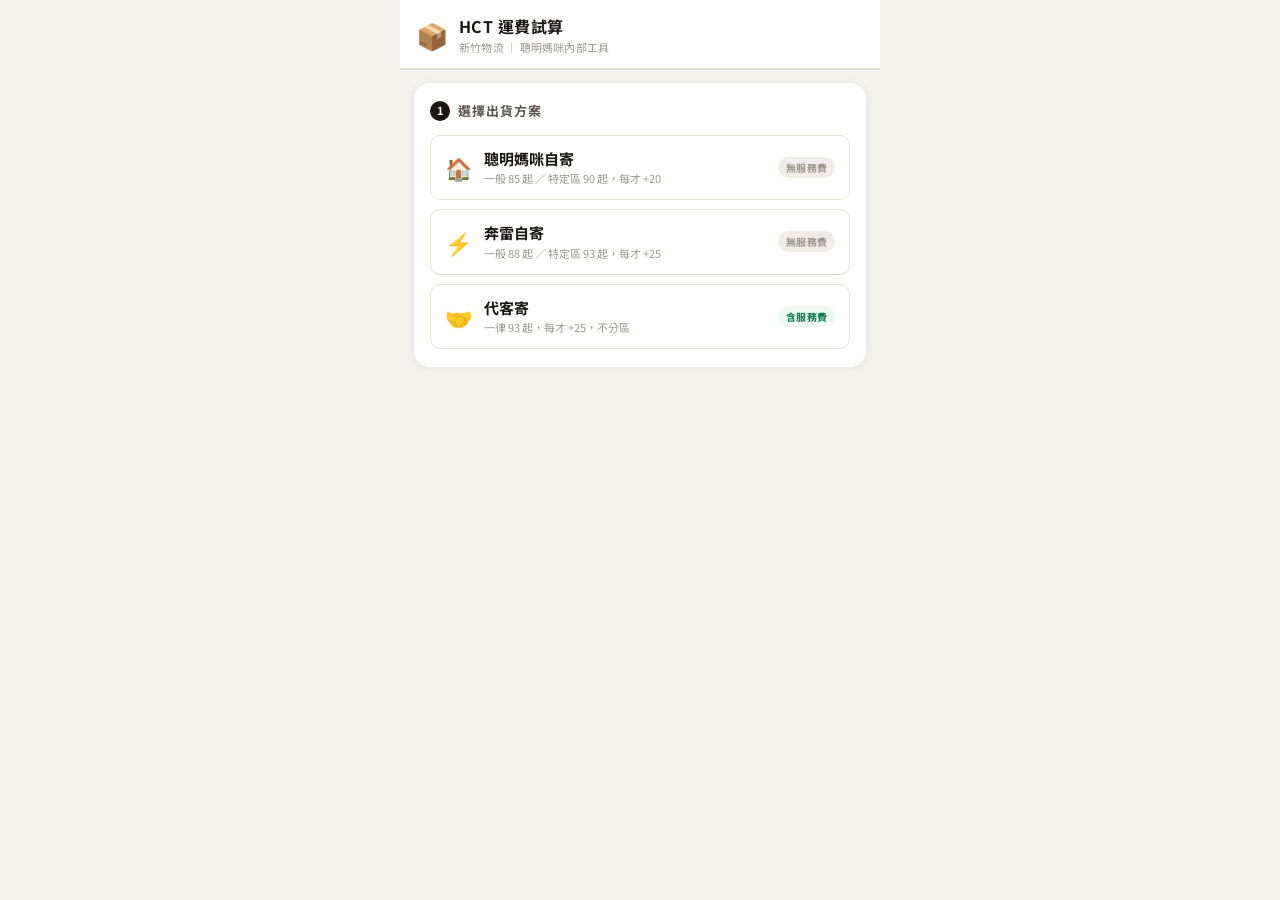
<file: index.html>
<!DOCTYPE html>
<html lang="zh-TW">
<head>
  <meta charset="UTF-8">
  <meta name="viewport" content="width=device-width, initial-scale=1.0, maximum-scale=1.0, user-scalable=no">
  <meta name="apple-mobile-web-app-capable" content="yes">
  <title>HCT 運費試算｜聰明媽咪</title>
  <link rel="preconnect" href="https://fonts.googleapis.com">
  <link href="https://fonts.googleapis.com/css2?family=Noto+Sans+TC:wght@400;500;600;700&display=swap" rel="stylesheet">
  <link rel="stylesheet" href="style.css">
</head>
<body>
  <div id="app">

    <!-- ── Header ─────────────────────────────────────────────── -->
    <header class="app-header">
      <div class="header-logo">📦</div>
      <div class="header-text">
        <h1>HCT 運費試算</h1>
        <p>新竹物流 ｜ 聰明媽咪內部工具</p>
      </div>
    </header>

    <main class="main-content">

      <!-- ── Step 1：出貨方案 ──────────────────────────────────── -->
      <section class="card" id="section-method">
        <div class="step-label">
          <span class="step-num">1</span>選擇出貨方案
        </div>
        <div class="method-buttons">

          <button class="method-btn" data-method="smbc_self">
            <div class="method-icon">🏠</div>
            <div class="method-info">
              <div class="method-name">聰明媽咪自寄</div>
              <div class="method-desc">一般 85 起 ／ 特定區 90 起，每才 +20</div>
            </div>
            <div class="method-badge">無服務費</div>
          </button>

          <button class="method-btn" data-method="benlei_self">
            <div class="method-icon">⚡</div>
            <div class="method-info">
              <div class="method-name">奔雷自寄</div>
              <div class="method-desc">一般 88 起 ／ 特定區 93 起，每才 +25</div>
            </div>
            <div class="method-badge">無服務費</div>
          </button>

          <button class="method-btn" data-method="proxy">
            <div class="method-icon">🤝</div>
            <div class="method-info">
              <div class="method-name">代客寄</div>
              <div class="method-desc">一律 93 起，每才 +25，不分區</div>
            </div>
            <div class="method-badge proxy-badge">含服務費</div>
          </button>

        </div>
      </section>

      <!-- ── Step 2：收件地址 ──────────────────────────────────── -->
      <section class="card section-step hidden" id="section-address">
        <div class="step-label">
          <span class="step-num">2</span>收件地址
        </div>
        <div class="input-group">
          <input
            type="text"
            id="address-input"
            placeholder="例：台北市信義區松仁路 100 號"
            autocomplete="off"
            autocorrect="off"
            spellcheck="false"
            inputmode="text">
          <div class="input-hint">請含縣市名稱，系統以此判斷費率區域</div>
        </div>
      </section>

      <!-- ── Step 3：貨物資訊 ──────────────────────────────────── -->
      <section class="card section-step hidden" id="section-cargo">
        <div class="step-label">
          <span class="step-num">3</span>貨物資訊
        </div>

        <!-- 輸入模式切換 -->
        <div class="mode-toggle" role="group" aria-label="輸入模式">
          <button class="mode-btn active" id="mode-cai-btn" data-mode="cai">直接輸入才數</button>
          <button class="mode-btn"        id="mode-dims-btn" data-mode="dims">長 × 寬 × 高 cm</button>
        </div>

        <!-- 模式 A：才數（多組） -->
        <div class="cargo-mode" id="mode-cai">
          <div id="cai-groups"><!-- 由 JS 動態生成 --></div>
          <button class="add-group-btn" id="add-cai-group" type="button">
            ＋ 新增不同才數規格
          </button>
        </div>

        <!-- 模式 B：尺寸（多組） -->
        <div class="cargo-mode hidden" id="mode-dims">
          <div id="dims-groups"><!-- 由 JS 動態生成 --></div>
          <button class="add-group-btn" id="add-dims-group" type="button">
            ＋ 新增不同尺寸規格
          </button>
        </div>

        <!-- 代客寄服務費（只有 proxy 才顯示） -->
        <div class="service-fee-row hidden" id="service-fee-row">
          <div class="service-fee-divider"></div>
          <div class="input-group">
            <label for="service-fee-input">
              代客寄服務費
              <span class="label-hint">（可修改，預設 150 元）</span>
            </label>
            <input type="number" id="service-fee-input"
              min="0" value="150" inputmode="numeric" pattern="[0-9]*">
          </div>
        </div>

      </section>

      <!-- ── 計算按鈕 ────────────────────────────────────────── -->
      <button class="calc-btn hidden" id="calc-btn">
        計算運費
      </button>

      <!-- ── 結果卡 ───────────────────────────────────────────── -->
      <section class="card result-card hidden" id="section-result">
        <div class="result-header">
          <span class="result-title">運費試算結果</span>
          <span class="result-method-tag" id="result-method-tag"></span>
        </div>
        <div class="result-address" id="result-address"></div>
        <div class="result-breakdown" id="result-breakdown"></div>
        <div class="result-total" id="result-total"></div>
        <div class="result-notes hidden" id="result-notes"></div>
        <button class="reset-btn" id="reset-btn">重新試算</button>
      </section>

    </main>
  </div><!-- /#app -->

  <!-- ── 轉運選擇 Modal ──────────────────────────────────────── -->
  <div class="modal-overlay hidden" id="modal-overlay" role="dialog" aria-modal="true">
    <div class="modal">
      <div class="modal-icon">🚢</div>
      <div class="modal-title"  id="modal-title"></div>
      <div class="modal-msg"    id="modal-message"></div>
      <div class="modal-prompt">請選擇船運公司</div>
      <div class="modal-options" id="modal-options"></div>
      <button class="modal-cancel" id="modal-cancel">取消</button>
    </div>
  </div>

  <!-- ── 初始載入 Overlay ────────────────────────────────────── -->
  <div class="loading-overlay" id="loading-overlay">
    <div class="loading-spinner"></div>
    <div class="loading-text">載入資料中…</div>
  </div>

  <!-- 引擎先於 app.js 載入 -->
  <script src="freight_engine.js"></script>
  <script src="app.js"></script>
</body>
</html>
</file>
<file: style.css>
/* ══════════════════════════════════════════════════════════════
   HCT 運費試算 — style.css
   手機優先（LINE LIFF）、暖系色調
   ══════════════════════════════════════════════════════════════ */

/* ── Reset ───────────────────────────────────────────────────── */
*, *::before, *::after {
  box-sizing: border-box;
  margin: 0;
  padding: 0;
}

/* ── Design tokens ────────────────────────────────────────────── */
:root {
  /* 背景 & 卡片 */
  --bg:           #F4F2ED;
  --card:         #FFFFFF;
  --border:       #E7E1D4;

  /* 方案主色 */
  --smbc:         #D94F0C;
  --smbc-light:   #FFF2EC;
  --smbc-ring:    rgba(217, 79, 12, .15);

  --benlei:       #1A50CC;
  --benlei-light: #EEF3FF;
  --benlei-ring:  rgba(26, 80, 204, .15);

  --proxy:        #0A7A50;
  --proxy-light:  #EDFAF3;
  --proxy-ring:   rgba(10, 122, 80, .15);

  /* 텍스트 */
  --text:         #1A1714;
  --text-2:       #5C5750;
  --text-3:       #9D9790;

  /* 공통 */
  --focus-ring:   rgba(217, 79, 12, .2);
  --shadow:       0 1px 8px rgba(0, 0, 0, .07);
  --shadow-md:    0 4px 16px rgba(0, 0, 0, .10);
  --radius:       16px;
  --radius-sm:    10px;
  --radius-xs:    7px;

  font-family: 'Noto Sans TC', 'PingFang TC', 'Microsoft JhengHei', sans-serif;
  font-size: 15px;
  line-height: 1.5;
  color: var(--text);
  background: var(--bg);
  -webkit-tap-highlight-color: transparent;
  -webkit-font-smoothing: antialiased;
}

body { min-height: 100dvh; }

/* ── App wrapper ───────────────────────────────────────────────── */
#app {
  max-width: 480px;
  margin: 0 auto;
  padding-bottom: 60px;
}

/* ── Header ────────────────────────────────────────────────────── */
.app-header {
  position: sticky;
  top: 0;
  z-index: 20;
  display: flex;
  align-items: center;
  gap: 11px;
  padding: 14px 16px 12px;
  background: var(--card);
  border-bottom: 1px solid var(--border);
  box-shadow: 0 1px 0 var(--border);
}

.header-logo { font-size: 26px; line-height: 1; flex-shrink: 0; }

.header-text h1 {
  font-size: 16px;
  font-weight: 700;
  letter-spacing: .03em;
  color: var(--text);
}

.header-text p {
  font-size: 11px;
  color: var(--text-3);
  margin-top: 1px;
  letter-spacing: .02em;
}

/* ── Main content ──────────────────────────────────────────────── */
.main-content {
  padding: 14px 14px 0;
  display: flex;
  flex-direction: column;
  gap: 10px;
}

/* ── Card ──────────────────────────────────────────────────────── */
.card {
  background: var(--card);
  border-radius: var(--radius);
  padding: 18px 16px;
  box-shadow: var(--shadow);
}

/* 區段出現動畫 */
.section-step {
  animation: fadeUp .22s ease both;
}

@keyframes fadeUp {
  from { opacity: 0; transform: translateY(10px); }
  to   { opacity: 1; transform: translateY(0); }
}

/* ── Step label ────────────────────────────────────────────────── */
.step-label {
  display: flex;
  align-items: center;
  gap: 8px;
  font-size: 13px;
  font-weight: 700;
  color: var(--text-2);
  letter-spacing: .07em;
  text-transform: uppercase;
  margin-bottom: 14px;
}

.step-num {
  width: 20px;
  height: 20px;
  background: var(--text);
  color: #fff;
  border-radius: 50%;
  font-size: 11px;
  font-weight: 700;
  display: flex;
  align-items: center;
  justify-content: center;
  flex-shrink: 0;
}

/* ── Method buttons ────────────────────────────────────────────── */
.method-buttons {
  display: flex;
  flex-direction: column;
  gap: 9px;
}

.method-btn {
  display: flex;
  align-items: center;
  gap: 12px;
  width: 100%;
  padding: 13px 14px;
  background: #fff;
  border: 1.5px solid var(--border);
  border-radius: var(--radius-sm);
  cursor: pointer;
  text-align: left;
  transition: border-color .15s, background .15s, box-shadow .15s;
  font-family: inherit;
  color: var(--text);
}

.method-btn:active { transform: scale(.985); }

/* 選中態（各方案獨立色） */
.method-btn[data-method="smbc_self"].active {
  border-color: var(--smbc);
  background: var(--smbc-light);
  box-shadow: 0 0 0 3px var(--smbc-ring);
}
.method-btn[data-method="benlei_self"].active {
  border-color: var(--benlei);
  background: var(--benlei-light);
  box-shadow: 0 0 0 3px var(--benlei-ring);
}
.method-btn[data-method="proxy"].active {
  border-color: var(--proxy);
  background: var(--proxy-light);
  box-shadow: 0 0 0 3px var(--proxy-ring);
}

.method-icon {
  font-size: 22px;
  flex-shrink: 0;
  line-height: 1;
}

.method-info { flex: 1; min-width: 0; }

.method-name {
  font-size: 15px;
  font-weight: 700;
  line-height: 1.3;
}

.method-btn[data-method="smbc_self"].active   .method-name { color: var(--smbc); }
.method-btn[data-method="benlei_self"].active .method-name { color: var(--benlei); }
.method-btn[data-method="proxy"].active       .method-name { color: var(--proxy); }

.method-desc {
  font-size: 11px;
  color: var(--text-3);
  margin-top: 2px;
  font-variant-numeric: tabular-nums;
}

.method-badge {
  flex-shrink: 0;
  font-size: 10px;
  font-weight: 700;
  padding: 3px 8px;
  border-radius: 20px;
  background: #F0EDE8;
  color: var(--text-3);
  letter-spacing: .02em;
  white-space: nowrap;
}

.method-btn[data-method="smbc_self"].active   .method-badge { background: var(--smbc);   color: #fff; }
.method-btn[data-method="benlei_self"].active .method-badge { background: var(--benlei); color: #fff; }
.method-btn[data-method="proxy"].active       .method-badge { background: var(--proxy);  color: #fff; }

.proxy-badge {
  background: var(--proxy-light);
  color: var(--proxy);
}

/* ── Input base ────────────────────────────────────────────────── */
.input-group {
  display: flex;
  flex-direction: column;
  gap: 5px;
}

.input-group label {
  font-size: 13px;
  font-weight: 600;
  color: var(--text-2);
}

.input-group input {
  width: 100%;
  padding: 11px 13px;
  border: 1.5px solid var(--border);
  border-radius: var(--radius-sm);
  font-size: 15px;
  font-family: inherit;
  color: var(--text);
  background: #fff;
  outline: none;
  -webkit-appearance: none;
  appearance: none;
  transition: border-color .15s, box-shadow .15s;
}

.input-group input:focus {
  border-color: var(--smbc);
  box-shadow: 0 0 0 3px var(--focus-ring);
}

.input-group input::placeholder {
  color: var(--text-3);
  font-weight: 400;
}

/* 數字輸入去掉上下箭頭 */
input[type="number"]::-webkit-inner-spin-button,
input[type="number"]::-webkit-outer-spin-button {
  -webkit-appearance: none;
}

.input-hint {
  font-size: 11px;
  color: var(--text-3);
}

.field-note {
  font-size: 11px;
  color: var(--text-3);
}

.label-hint {
  font-weight: 400;
  color: var(--text-3);
}

/* ── Mode toggle ───────────────────────────────────────────────── */
.mode-toggle {
  display: flex;
  background: var(--bg);
  border-radius: var(--radius-sm);
  padding: 3px;
  gap: 3px;
  margin-bottom: 16px;
}

.mode-btn {
  flex: 1;
  padding: 9px 6px;
  border: none;
  border-radius: var(--radius-xs);
  font-size: 13px;
  font-weight: 600;
  color: var(--text-3);
  background: transparent;
  cursor: pointer;
  font-family: inherit;
  transition: all .15s;
  line-height: 1.3;
}

.mode-btn.active {
  background: #fff;
  color: var(--text);
  box-shadow: var(--shadow);
}

/* ── Cargo layout ──────────────────────────────────────────────── */
.cargo-row {
  display: flex;
  gap: 10px;
}

.input-group.half { flex: 1; }

.dims-row {
  display: flex;
  align-items: flex-end;
  gap: 4px;
}

.input-group.third { flex: 1; }

.dims-sep {
  font-size: 17px;
  color: var(--text-3);
  padding-bottom: 11px;
  flex-shrink: 0;
  font-weight: 300;
  line-height: 1;
}

/* ── 才數預覽 ──────────────────────────────────────────────────── */
.cai-preview {
  margin-top: 10px;
  padding: 9px 13px;
  background: var(--smbc-light);
  border: 1px solid rgba(217, 79, 12, .25);
  border-radius: var(--radius-xs);
  font-size: 13px;
  color: var(--smbc);
  animation: fadeUp .15s ease both;
}

.cai-preview strong {
  font-size: 16px;
  font-weight: 700;
}

/* ── 服務費區 ──────────────────────────────────────────────────── */
.service-fee-row { margin-top: 6px; }

.service-fee-divider {
  height: 1px;
  background: var(--border);
  margin: 14px 0 14px;
}

/* ── 計算按鈕 ──────────────────────────────────────────────────── */
.calc-btn {
  width: 100%;
  padding: 15px;
  background: var(--text);
  color: #fff;
  border: none;
  border-radius: var(--radius);
  font-size: 16px;
  font-weight: 700;
  font-family: inherit;
  letter-spacing: .05em;
  cursor: pointer;
  box-shadow: 0 4px 14px rgba(0, 0, 0, .18);
  transition: background .12s, transform .1s;
  animation: fadeUp .22s ease both;
}

.calc-btn:active {
  transform: scale(.975);
  background: #2A2521;
}

/* ── 結果卡 ────────────────────────────────────────────────────── */
.result-card {
  border: 1.5px solid var(--border);
  animation: fadeUp .25s ease both;
}

.result-header {
  display: flex;
  justify-content: space-between;
  align-items: center;
  margin-bottom: 13px;
  gap: 8px;
}

.result-title {
  font-size: 13px;
  font-weight: 700;
  color: var(--text-2);
  letter-spacing: .05em;
  text-transform: uppercase;
}

.result-method-tag {
  font-size: 10px;
  font-weight: 700;
  padding: 3px 10px;
  border-radius: 20px;
  white-space: nowrap;
  letter-spacing: .02em;
}

.tag-smbc    { background: var(--smbc-light);   color: var(--smbc); }
.tag-benlei  { background: var(--benlei-light); color: var(--benlei); }
.tag-proxy   { background: var(--proxy-light);  color: var(--proxy); }

/* 地址 */
.result-address {
  font-size: 13px;
  color: var(--text-2);
  margin-bottom: 14px;
  padding-bottom: 14px;
  border-bottom: 1px solid var(--border);
  line-height: 1.6;
}

.addr-original {
  text-decoration: line-through;
  color: var(--text-3);
  margin-bottom: 3px;
}

.addr-rerouted {
  color: var(--smbc);
  font-weight: 600;
}

.addr-main { font-weight: 500; }

/* 費用明細 */
.result-breakdown {
  display: flex;
  flex-direction: column;
  gap: 8px;
  margin-bottom: 14px;
}

.breakdown-row {
  display: flex;
  justify-content: space-between;
  align-items: center;
  font-size: 14px;
  gap: 8px;
}

.br-label { color: var(--text-2); flex: 1; }

.br-value {
  font-weight: 600;
  font-variant-numeric: tabular-nums;
  white-space: nowrap;
}

/* 總計 */
.result-total {
  display: flex;
  justify-content: space-between;
  align-items: center;
  padding: 14px 0 16px;
  border-top: 2px solid var(--text);
}

.total-label {
  font-size: 15px;
  font-weight: 700;
}

.total-value {
  font-size: 26px;
  font-weight: 700;
  color: var(--smbc);
  font-variant-numeric: tabular-nums;
  letter-spacing: -.01em;
}

/* 備注 */
.result-notes {
  font-size: 12px;
  color: var(--text-2);
  background: #FEFCE8;
  border: 1px solid #FDE68A;
  border-radius: var(--radius-xs);
  padding: 10px 12px;
  white-space: pre-wrap;
  line-height: 1.7;
  margin-bottom: 14px;
}

/* 重設按鈕 */
.reset-btn {
  width: 100%;
  padding: 12px;
  background: transparent;
  border: 1.5px solid var(--border);
  border-radius: var(--radius-sm);
  font-size: 14px;
  font-weight: 600;
  color: var(--text-2);
  font-family: inherit;
  cursor: pointer;
  transition: background .12s, border-color .12s;
}

.reset-btn:active {
  background: var(--bg);
  border-color: var(--text-3);
}

/* ── Modal（底部浮出） ──────────────────────────────────────────── */
.modal-overlay {
  position: fixed;
  inset: 0;
  z-index: 100;
  background: rgba(0, 0, 0, .5);
  display: flex;
  align-items: flex-end;
  backdrop-filter: blur(3px);
  -webkit-backdrop-filter: blur(3px);
  animation: overlayIn .2s ease both;
}

@keyframes overlayIn {
  from { opacity: 0; }
  to   { opacity: 1; }
}

.modal {
  background: var(--card);
  border-radius: 20px 20px 0 0;
  padding: 22px 18px 48px;
  width: 100%;
  max-height: 88dvh;
  overflow-y: auto;
  animation: slideUp .22s ease both;
}

@keyframes slideUp {
  from { transform: translateY(30px); opacity: 0; }
  to   { transform: translateY(0);    opacity: 1; }
}

.modal-icon {
  font-size: 30px;
  text-align: center;
  margin-bottom: 10px;
}

.modal-title {
  font-size: 17px;
  font-weight: 700;
  text-align: center;
  margin-bottom: 12px;
  line-height: 1.4;
}

.modal-msg {
  font-size: 12.5px;
  color: var(--text-2);
  line-height: 1.75;
  background: #FEFCE8;
  border: 1px solid #FDE68A;
  border-radius: var(--radius-xs);
  padding: 11px 13px;
  margin-bottom: 16px;
  white-space: pre-wrap;
}

.modal-prompt {
  font-size: 13px;
  font-weight: 700;
  color: var(--text-2);
  margin-bottom: 10px;
  letter-spacing: .04em;
}

.modal-options {
  display: flex;
  flex-direction: column;
  gap: 9px;
  margin-bottom: 12px;
}

.modal-option-btn {
  padding: 14px 15px;
  border: 1.5px solid var(--border);
  border-radius: var(--radius-sm);
  background: #fff;
  text-align: left;
  cursor: pointer;
  font-family: inherit;
  transition: border-color .12s, background .12s;
}

.modal-option-btn:active {
  border-color: var(--smbc);
  background: var(--smbc-light);
}

.opt-name  { font-size: 15px; font-weight: 700; margin-bottom: 3px; color: var(--text); }
.opt-addr  { font-size: 12px; color: var(--text-2); margin-bottom: 2px; }
.opt-phone { font-size: 12px; color: var(--benlei); font-weight: 500; }

.modal-cancel {
  width: 100%;
  padding: 13px;
  background: var(--bg);
  border: none;
  border-radius: var(--radius-sm);
  font-size: 15px;
  font-weight: 600;
  color: var(--text-2);
  font-family: inherit;
  cursor: pointer;
  transition: background .12s;
}

.modal-cancel:active { background: var(--border); }

/* ── Loading overlay ───────────────────────────────────────────── */
.loading-overlay {
  position: fixed;
  inset: 0;
  z-index: 200;
  background: rgba(244, 242, 237, .92);
  display: flex;
  flex-direction: column;
  align-items: center;
  justify-content: center;
  gap: 14px;
}

.loading-spinner {
  width: 34px;
  height: 34px;
  border: 3px solid var(--border);
  border-top-color: var(--smbc);
  border-radius: 50%;
  animation: spin .65s linear infinite;
}

@keyframes spin { to { transform: rotate(360deg); } }

.loading-text {
  font-size: 13px;
  color: var(--text-2);
  font-weight: 500;
}

/* ── Utility ───────────────────────────────────────────────────── */
.hidden { display: none !important; }

/* ── Group 式多組輸入 ───────────────────────────────────────── */
.cargo-group {
  background: var(--bg-2, #f8f9fa);
  border: 1px solid var(--border);
  border-radius: 10px;
  padding: 12px 14px;
  margin-bottom: 10px;
}

.group-header {
  display: flex;
  align-items: center;
  justify-content: space-between;
  margin-bottom: 10px;
}

.group-label {
  font-size: 13px;
  font-weight: 600;
  color: var(--text-2);
  letter-spacing: 0.3px;
}

.remove-group-btn {
  background: none;
  border: none;
  color: var(--text-3, #adb5bd);
  font-size: 14px;
  line-height: 1;
  cursor: pointer;
  padding: 2px 6px;
  border-radius: 4px;
  transition: color .15s, background .15s;
}
.remove-group-btn:hover {
  color: #e03131;
  background: #fff0f0;
}

.add-group-btn {
  width: 100%;
  margin-top: 4px;
  padding: 10px;
  background: none;
  border: 1.5px dashed var(--border);
  border-radius: 8px;
  color: var(--text-2);
  font-size: 14px;
  font-weight: 500;
  cursor: pointer;
  transition: border-color .15s, color .15s, background .15s;
}
.add-group-btn:hover {
  border-color: var(--smbc, #4a90e2);
  color: var(--smbc, #4a90e2);
  background: #f0f6ff;
}

/* ── 明細：sub-row / subtotal-row ──────────────────────────── */
.breakdown-row.sub-row {
  padding-left: 14px;
  font-size: 13px;
  color: var(--text-2);
}
.breakdown-row.sub-row .br-value {
  font-size: 13px;
  color: var(--text-2);
}
.breakdown-row.subtotal-row {
  border-top: 1px solid var(--border);
  padding-top: 6px;
  margin-top: 4px;
  font-weight: 600;
}
</file>
